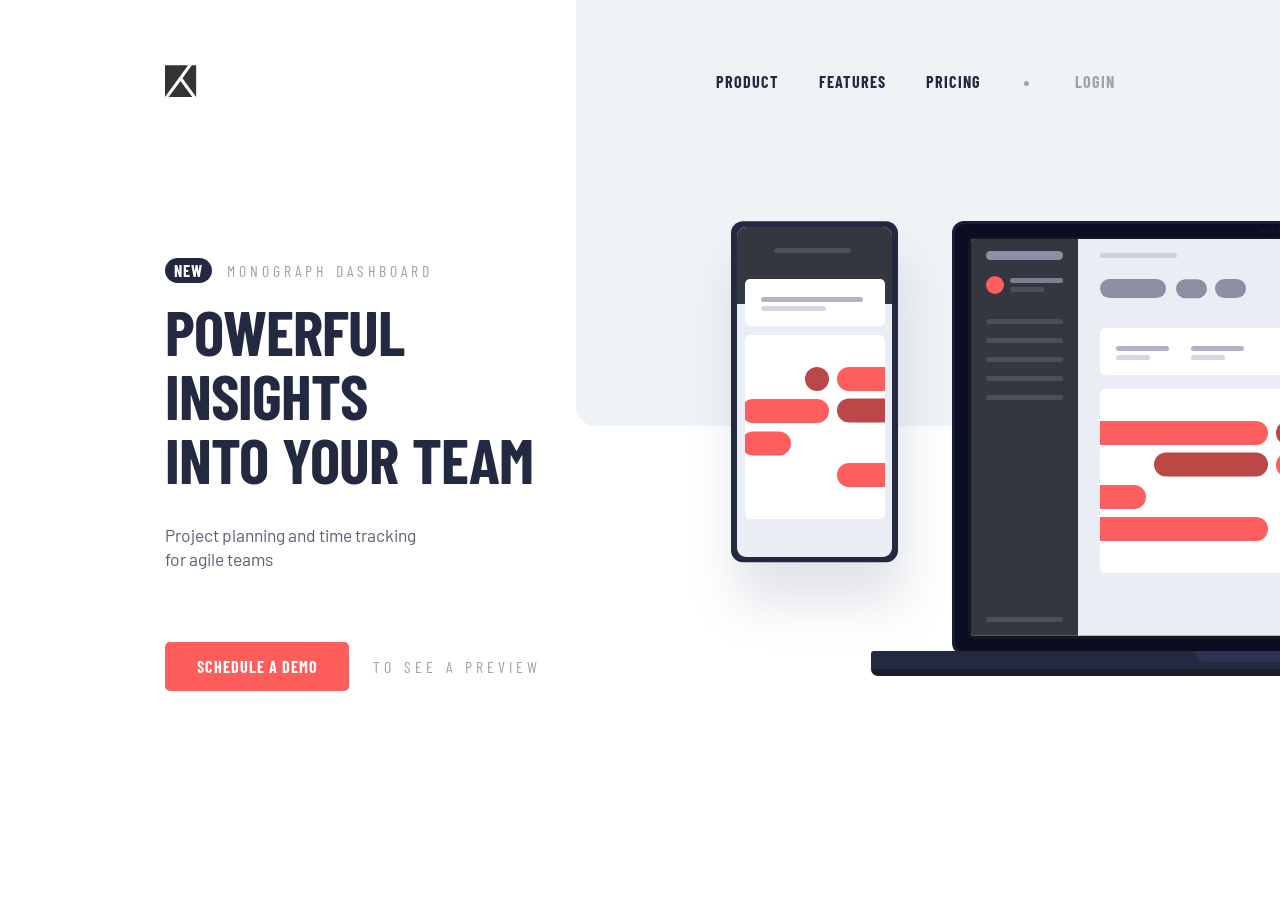
<file: docs/index.html>
<!DOCTYPE html>
<html lang="en">

<head>
  <meta charset="UTF-8">
  <meta name="viewport" content="width=device-width, initial-scale=1.0">
  <link rel="icon" type="image/png" sizes="32x32" href="./images/favicon-32x32.png">
  <link rel="preconnect" href="https://fonts.googleapis.com">
  <link rel="preconnect" href="https://fonts.gstatic.com" crossorigin>
  <link href="https://fonts.googleapis.com/css2?family=Barlow&family=Barlow+Condensed:wght@400;700&display=swap"
    rel="stylesheet">
  <link rel="stylesheet" type="text/css" href="./styles.css" />
  <title>Luis Polanco | Project tracking intro component</title>

</head>

<body>

  <header>
    <img src="./images/logo.svg" alt="" id="logo" />
    <img src="./images/icon-hamburger.svg" alt="" id="hamburger" />
    <nav>
      <ul>
        <li><a href="#">Product</a></li>
        <li><a href="#">Features</a></li>
        <li><a href="#">Pricing</a></li>
        <li><a href="#">Login</a></li>
      </ul>
    </nav>
  </header>
  
  
  <main>
    
    <div id="main-text">

      <div id="new">
        <div>New</div>
        <span>Monograph Dashboard</span>
      </div>

      <h1>Powerful insights<br />into your team</h1>

      <p>Project planning and time tracking<br/>for agile teams</p>

      <button id="demo">Schedule a demo</button> <span id="preview">to see a preview</span>

    </div>

    <div id="main-image">
      <img src="./images/illustration-devices.svg" alt="Multiple devices" />
    </div>

  </main>
  <div id="bg-blue"></div>
  
  
</body>

<script type="module" src="./index.js"></script>

</html>
</file>
<file: docs/styles.css>
:root {

    /* Primary colors */
    --red: hsl(0, 100%, 68%);

    /* Neutral colors */
    --very-dark-blue: hsl(230, 29%, 20%);
    --dark-grayish-blue: hsl(230, 11%, 40%);
    --grayish-blue: hsl(231, 7%, 65%);
    --hamburger-menu-border: hsl(231, 7%, 65%, 0.4);
    --light-grayish-blue: hsl(207, 33%, 95%);

    /* Body's font */
    --barlow: 'Barlow', sans-serif;

    /* Headings, navigation and call's font */
    --barlow-condensed: 'Barlow Condensed', sans-serif;

    --regular: 400;
    --bold: 700;
}


* {
    margin: 0;
    padding: 0;
    box-sizing: border-box;
}

html {
    font-size: 18px;
    font-family: var(--barlow);
}

body {
    width: 100%;
    min-height: 100vh;
}

header {
    padding: 65px 165px 115px 165px;
    display: flex;
    align-items: center;
    justify-content: space-between;
}

#hamburger {
    display: none;
    cursor: pointer;
}

header ul {
    display: flex;
    align-items: center;
    justify-content: space-between;
}

header ul li {
    list-style-type: none;
    margin-right: 40px;
    font-size: 0.9rem;
}

header ul li:last-child {
    list-style-type:disc;
    margin-right: 0;
    padding-left: 34px;
    margin-left: 20px;
    color: var(--grayish-blue);
}

header ul li a {
    text-decoration: none;
    color: var(--very-dark-blue);
    font-family: var(--barlow-condensed);
    font-weight: var(--bold);
    text-transform: uppercase;
    letter-spacing: 1px;
}

header ul li a:hover {
    text-decoration: underline;
}

header ul li:last-child a {
    color: var(--grayish-blue);
}

main {
    display: flex;
    padding-left: 165px;
}

#main-text {
    margin-top: 46px;
    flex-basis: 38%;
    padding-bottom: 20px;
}

#new {
    display: flex;
    align-items: center;
    margin-bottom: 16px;
}

#new div {
    display: flex;
    align-items: center;
    text-align: center;
    font-family: var(--barlow-condensed);
    font-weight: var(--bold);
    text-transform: uppercase;
    color: #fff;
    background-color: var(--very-dark-blue);
    letter-spacing: 1px;
    font-size: 0.9rem;
    border-radius: 30px;
    padding: 3px 9px;
    margin-right: 15px;
}

span {
    text-align: center;
    text-transform: uppercase;
    font-family: var(--barlow-condensed);
    letter-spacing: 4px;
    color: var(--grayish-blue);
    font-weight: var(--regular);
    font-size: 0.88rem;
    word-spacing: 2px;
}

h1 {
    font-family: var(--barlow-condensed);
    font-weight: var(--bold);
    font-size: 3.55rem;
    text-transform: uppercase;
    color: var(--very-dark-blue);
    letter-spacing: -1px;
    line-height: 1;
    margin-bottom: 32px;
    word-spacing: 2px;
}

p {
    color: var(--dark-grayish-blue);
    line-height: 1.4;
    font-size: 0.97rem;
    margin-bottom: 70px;
}

#demo {
    width: 184px;
    text-align: center;
    font-family: var(--barlow-condensed);
    font-weight: var(--bold);
    text-transform: uppercase;
    background-color: var(--red);
    color: #fff;
    letter-spacing: 1px;
    font-size: 0.9rem;
    padding: 15px;
    margin-right: 20px;
    border: none;
    border-radius: 5px;
    outline: none;
    cursor: pointer;
    transition: 300ms ease-in;
}

#demo:hover {
    opacity: 0.8;
}

#main-image {
    overflow: hidden;
    flex-basis: 62%;
}

#main-image img {
    position: relative;
    left: 98px;
}

#bg-blue {
    position: absolute;
    width: 704px;
    height: 426px;
    background-color: var(--light-grayish-blue);
    border-bottom-left-radius: 20px;
    top: 0;
    right: 0;
    z-index: -1;
}

@media (max-width: 1200px) {
    header {
        padding: 65px 85px 115px 85px;
    }
    
    main {
        padding-left: 85px
    }

    #main-text {
        flex-basis: 42%;
    }

    #main-text h1 {
        font-size: 3rem;
    }
    
    #main-image {
        flex-basis: 58%;
    }

    #main-image img {
        width: 700px;
        left: 104px;
    }
    
    #bg-blue {
        width: 564px;
    }
}

@media (max-width: 995px) {

    header {
        padding: 38px 32px 64px 32px;
    }
    
    main {
        flex-direction: column;
        padding-left: 32px;
    }

    #main-text {
        order: 2;
        margin-top: 82px;
    }

    #main-image {
        order: 1;
    }

    #main-image img {
        width: 740px;
        left: -33px;
    }

    #bg-blue {
        width: 554px;
        height: 538px;
    }
}

@media (max-width: 728px) {
    
    #logo {
        width: 24px;
        height: 24px;
    }
    
    header nav {
        display: none;
        position: fixed;
        width: 82.8%;
        top: 100px;
        left: 50%;
        transform: translate(-50%, 0);
        z-index: 1;
    }

    header ul {
        flex-direction: column;
        justify-content: center;
        background-color: #fff;
        padding: 12px 24px;
        box-shadow: rgba(0, 0, 0, 0.24) 0px 3px 8px;
    }

    header ul li {
        margin-right: 0;
        font-size: 1.05rem;
        padding: 11px;
        width: 100%;
        text-align: center;
    }

    header ul li:last-child {
        list-style-type: none;
        padding-left: 0;
        margin-left: 0;
        border-top: 1px solid var(--hamburger-menu-border);
        padding-top: 22px;
        margin-top: 13px;
    }

    header ul li a {
        display: block;
        width: 100%;
    }

    #hamburger {
        display: block;
    }
    
    #main-text {
        flex-basis: 100%;
        padding-bottom: 92px;
    }

    #new div {
        font-size: 0.88rem;
    }

    #main-text h1 {
        font-size: 2.2rem;
    }

    p {
        margin-bottom: 28px;
    }

    #demo {
        width: 152px;
        font-size: 0.8rem;
        padding: 12px;
        margin-right: 16px;
        border-radius: 5px;
    }

    #preview {
        font-size: 0.8rem;
        letter-spacing: 2px;
        word-spacing: 0;
    }

    #main-image {
        flex-basis: 100%;
    }

    #main-image img {
        width: 500px;
        left: -23px;
    }

    #bg-blue {
        width: 186px;
        height: 424px;
        border-bottom-left-radius: 52px;
    }
}

@media (max-width: 330px) {

    header {
        padding: 38px 12px 64px 12px;
    }

    main {
        padding-left: 12px;
    }
    
    #main-text {
        padding-bottom: 78px;
    }
    
    #demo {
        margin-right: 0;
    }
    
    #preview {
        display: block;
        text-align: left;
        margin-top: 14px;
    }
}

@media (max-width: 295px) {
    #main-text {
        padding-bottom: 64px;
    }
    
    #new div {
        margin-right: 10px;
    }

    span {
        letter-spacing: 3px;
        color: var(--grayish-blue);
        font-weight: var(--regular);
        font-size: 0.80rem;
        word-spacing: 1px;
    }

    #main-text h1 {
        font-size: 2rem;
        margin-bottom: 24px;
    }

    #main-text p {
        font-size: 0.92rem;
    }
}
</file>
